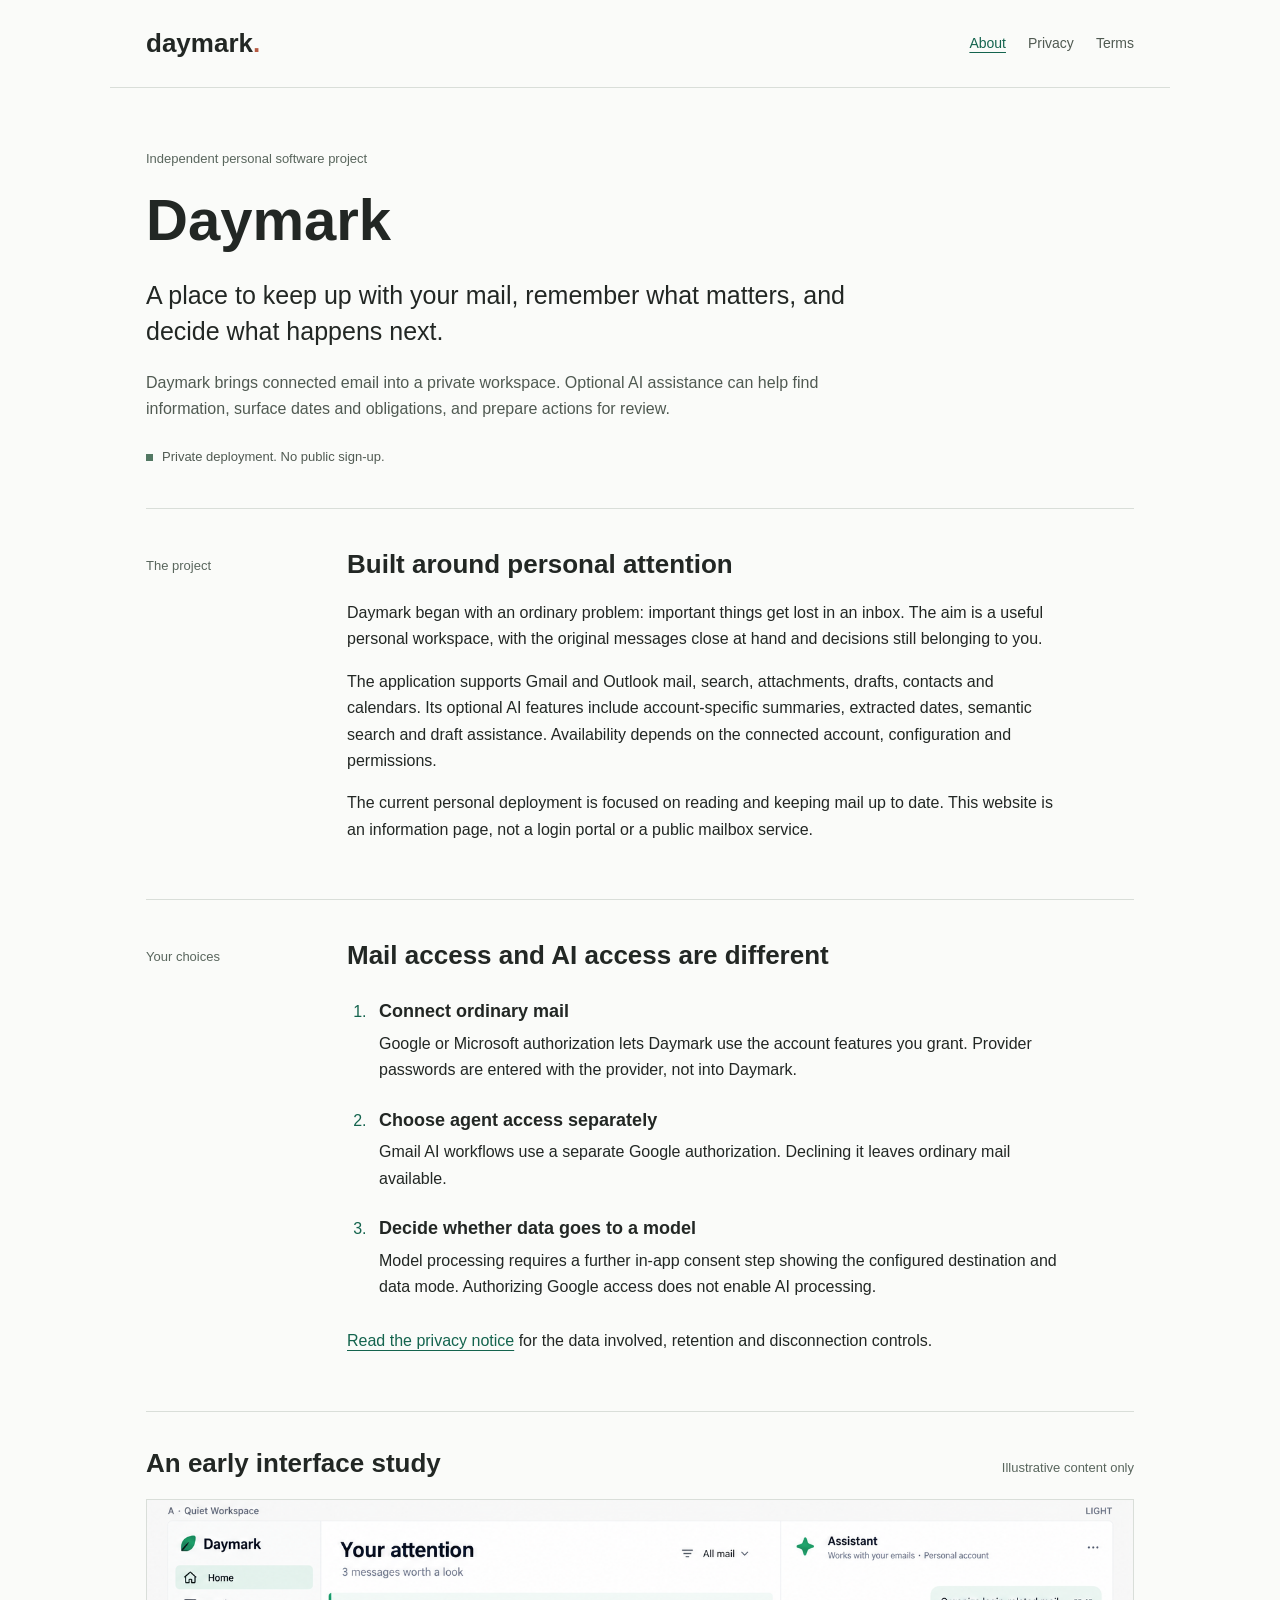
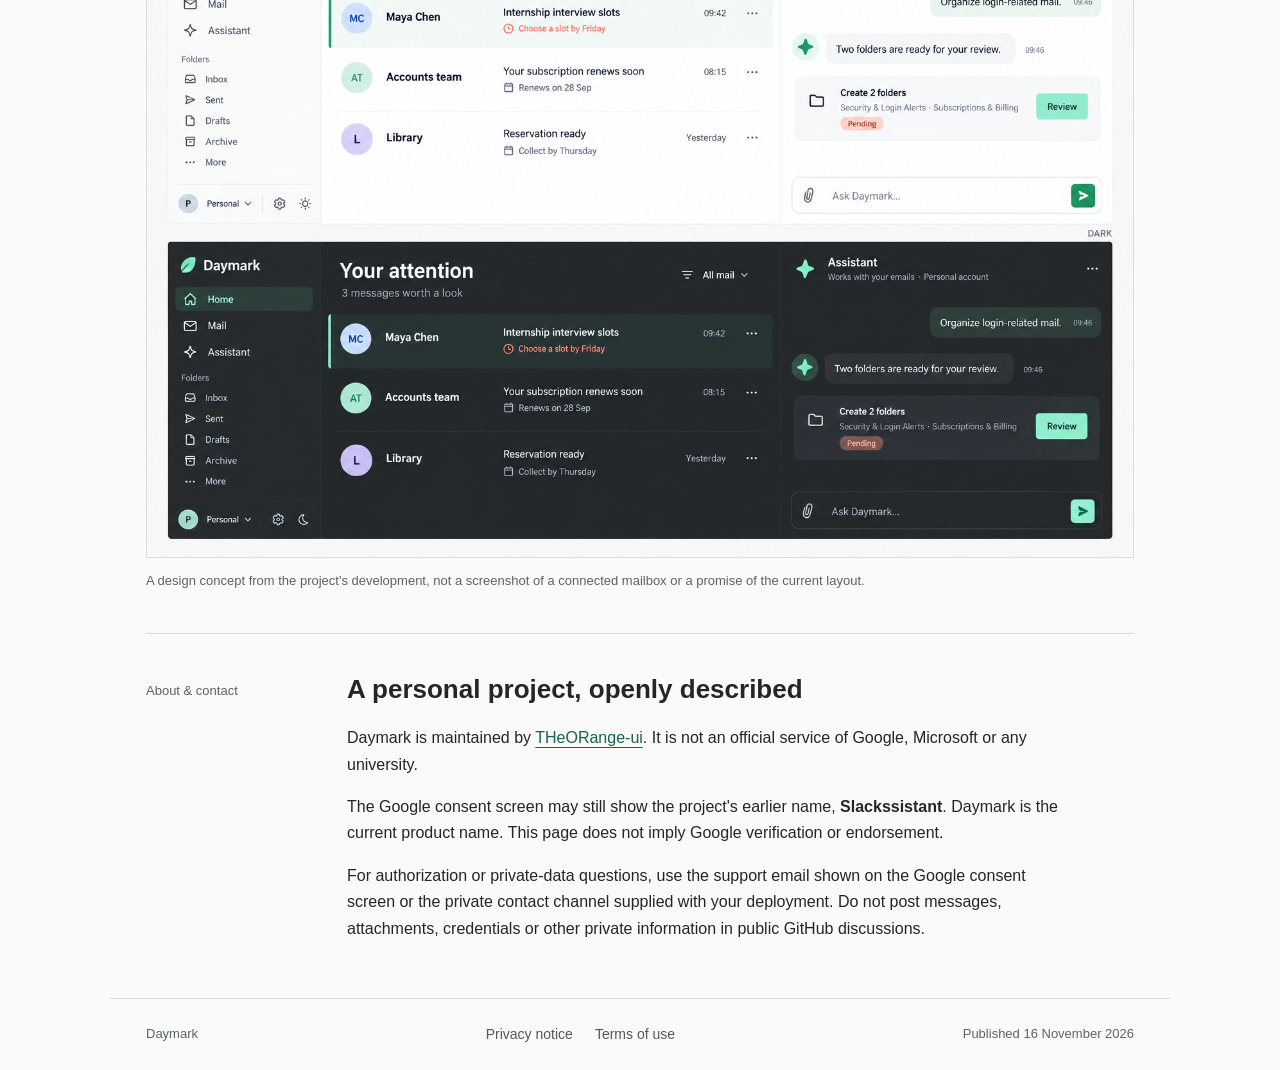
<file: index.html>
<!doctype html>
<html lang="en">
<head>
    <meta name="google-site-verification" content="A2fk7QULuQSQpN6pngZ-qXrpzZpxP6zw3TBQNRm8aco">
  <meta charset="utf-8">
  <meta name="viewport" content="width=device-width, initial-scale=1">
  <meta name="description" content="Daymark is a private personal email workspace with optional, consent-based AI assistance.">
  <title>Daymark | Personal email, with perspective</title>
  <link rel="stylesheet" href="styles.css">
</head>
<body>
  <a class="skip" href="#main">Skip to content</a>
  <header class="site-header wrap">
    <a class="wordmark" href="index.html" aria-label="Daymark home">daymark<span aria-hidden="true">.</span></a>
    <nav aria-label="Main navigation"><a href="index.html" aria-current="page">About</a><a href="privacy.html">Privacy</a><a href="terms.html">Terms</a></nav>
  </header>
  <main id="main" class="wrap">
    <div class="intro">
      <p class="eyebrow">Independent personal software project</p>
      <h1>Daymark</h1>
      <p class="lead">A place to keep up with your mail, remember what matters, and decide what happens next.</p>
      <p class="intro-detail">Daymark brings connected email into a private workspace. Optional AI assistance can help find information, surface dates and obligations, and prepare actions for review.</p>
      <p class="status"><span class="status-dot" aria-hidden="true"></span>Private deployment. No public sign-up.</p>
    </div>
    <section class="band" aria-labelledby="purpose">
      <p class="section-label">The project</p>
      <div><h2 id="purpose">Built around personal attention</h2>
        <p>Daymark began with an ordinary problem: important things get lost in an inbox. The aim is a useful personal workspace, with the original messages close at hand and decisions still belonging to you.</p>
        <p>The application supports Gmail and Outlook mail, search, attachments, drafts, contacts and calendars. Its optional AI features include account-specific summaries, extracted dates, semantic search and draft assistance. Availability depends on the connected account, configuration and permissions.</p>
        <p>The current personal deployment is focused on reading and keeping mail up to date. This website is an information page, not a login portal or a public mailbox service.</p>
      </div>
    </section>
    <section class="band" aria-labelledby="choices">
      <p class="section-label">Your choices</p>
      <div><h2 id="choices">Mail access and AI access are different</h2>
        <ol class="choices">
          <li><h3>Connect ordinary mail</h3><p>Google or Microsoft authorization lets Daymark use the account features you grant. Provider passwords are entered with the provider, not into Daymark.</p></li>
          <li><h3>Choose agent access separately</h3><p>Gmail AI workflows use a separate Google authorization. Declining it leaves ordinary mail available.</p></li>
          <li><h3>Decide whether data goes to a model</h3><p>Model processing requires a further in-app consent step showing the configured destination and data mode. Authorizing Google access does not enable AI processing.</p></li>
        </ol>
        <p><a href="privacy.html">Read the privacy notice</a> for the data involved, retention and disconnection controls.</p>
      </div>
    </section>
    <section class="study" aria-labelledby="study-title">
      <div class="study-heading"><h2 id="study-title">An early interface study</h2><span>Illustrative content only</span></div>
      <figure>
        <img src="assets/interface-study.png" width="1536" height="1024" loading="lazy" alt="Early Daymark design study showing a mail list and an assistant review panel in light and dark themes. All messages are illustrative.">
        <figcaption>A design concept from the project's development, not a screenshot of a connected mailbox or a promise of the current layout.</figcaption>
      </figure>
    </section>
    <section class="band" aria-labelledby="contact">
      <p class="section-label">About &amp; contact</p>
      <div><h2 id="contact">A personal project, openly described</h2>
        <p>Daymark is maintained by <a href="https://github.com/THeORange-ui" rel="noreferrer">THeORange-ui</a>. It is not an official service of Google, Microsoft or any university.</p>
        <p>The Google consent screen may still show the project's earlier name, <strong>Slackssistant</strong>. Daymark is the current product name. This page does not imply Google verification or endorsement.</p>
        <p>For authorization or private-data questions, use the support email shown on the Google consent screen or the private contact channel supplied with your deployment. Do not post messages, attachments, credentials or other private information in public GitHub discussions.</p>
      </div>
    </section>
  </main>
  <footer class="wrap site-footer"><span>Daymark</span><nav aria-label="Footer"><a href="privacy.html">Privacy notice</a><a href="terms.html">Terms of use</a></nav><span>Published 16 November 2026</span></footer>
</body>
</html>
</file>
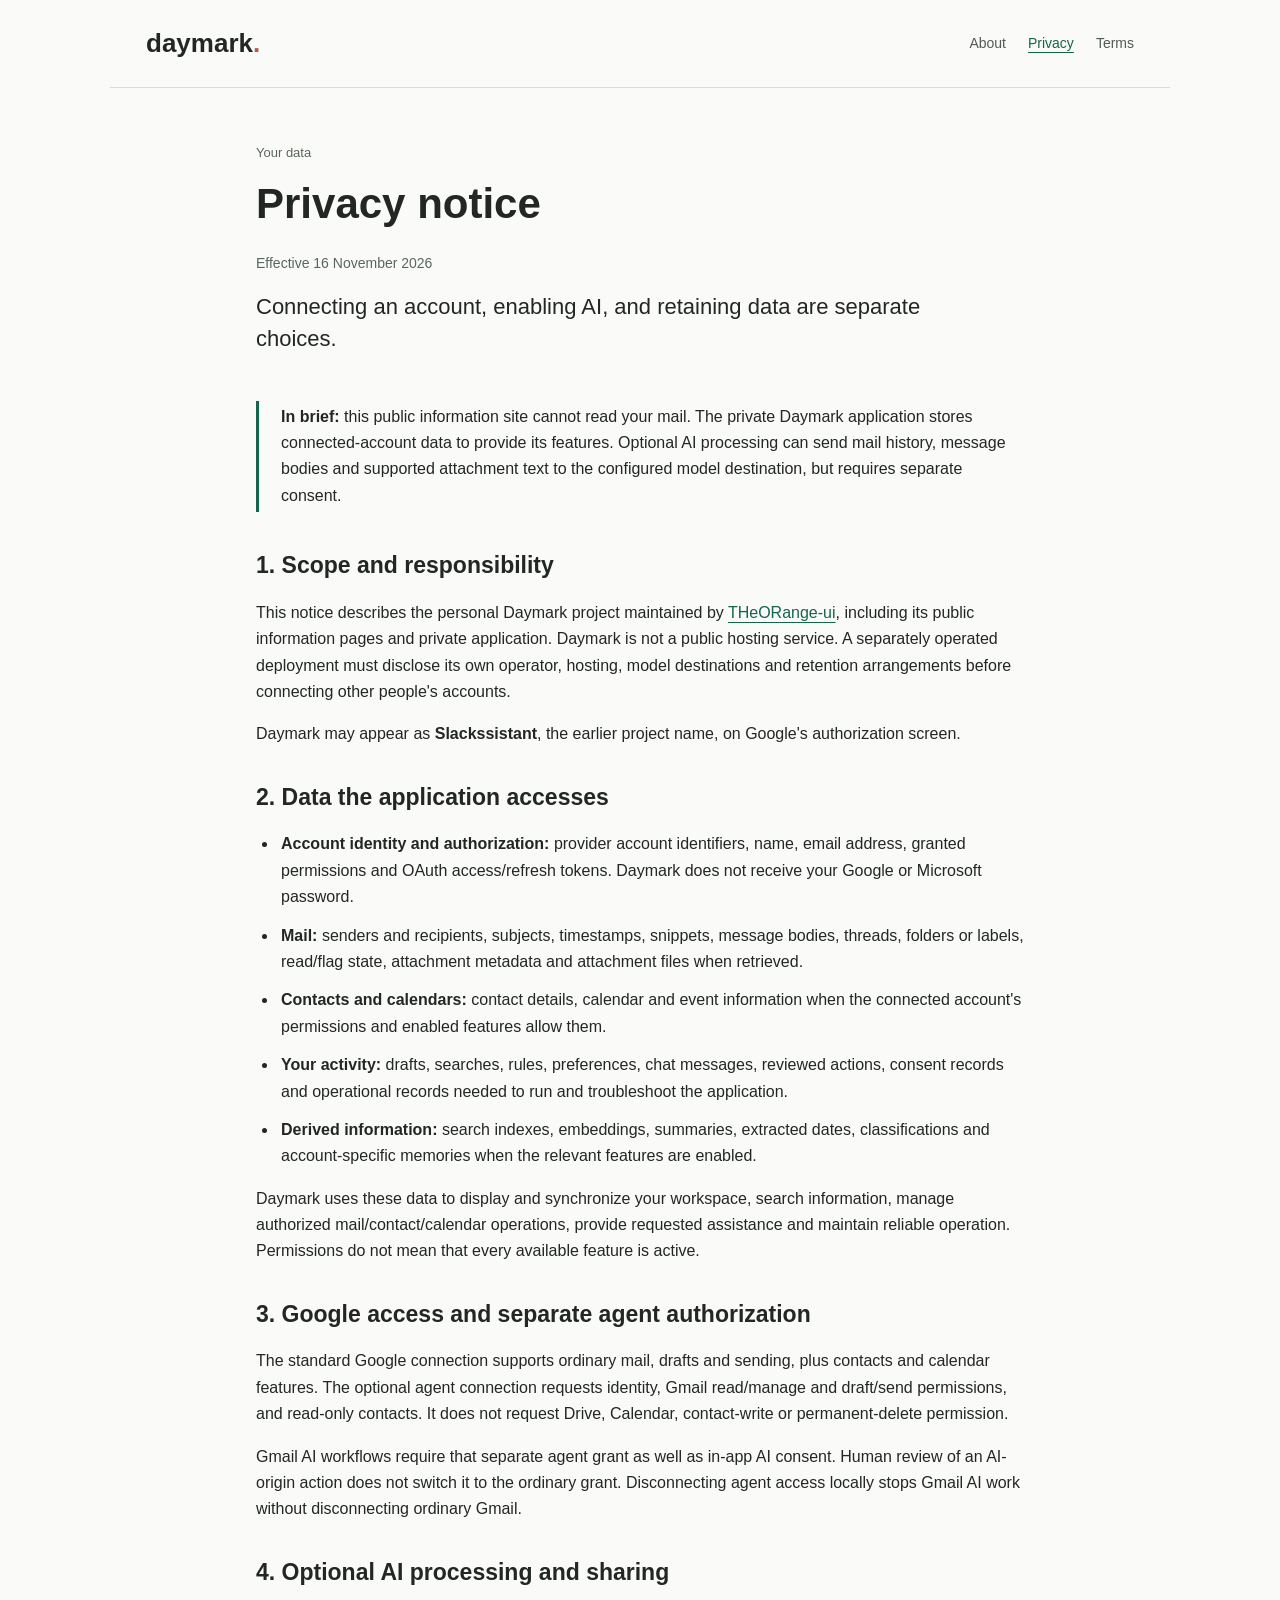
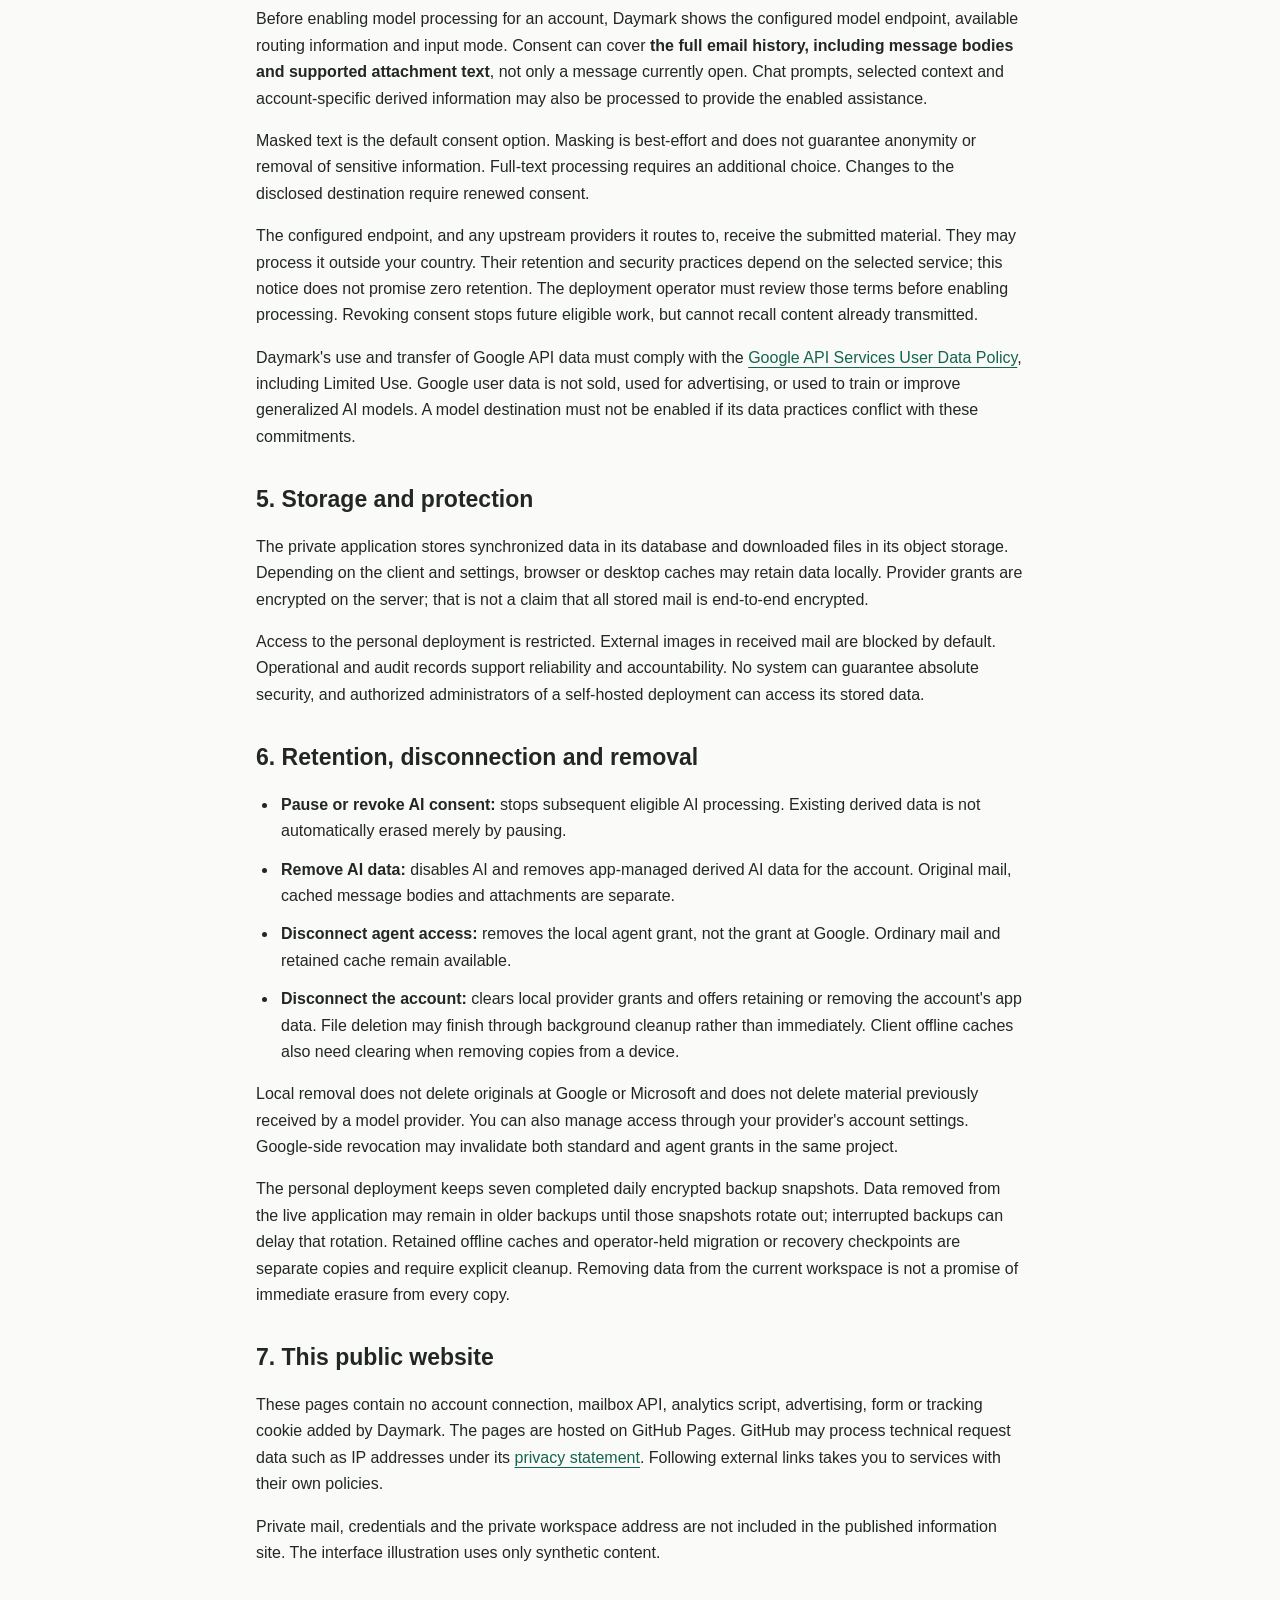
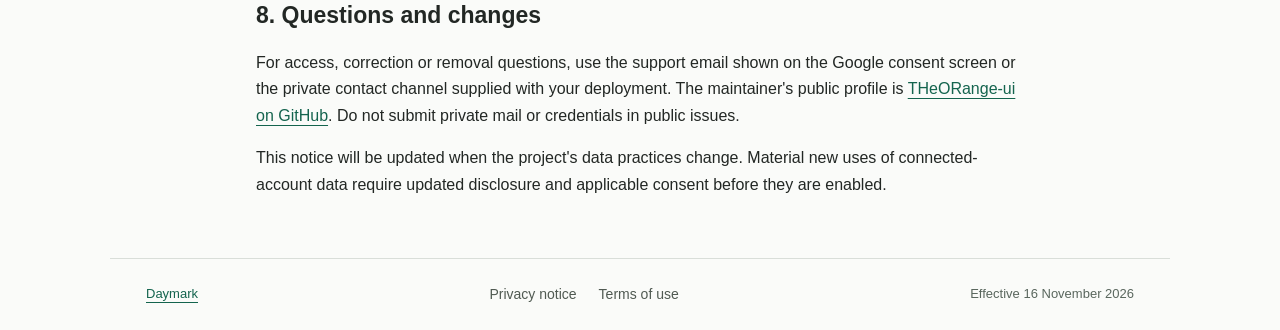
<file: privacy.html>
<!doctype html>
<html lang="en">
<head>
  <meta charset="utf-8"><meta name="viewport" content="width=device-width, initial-scale=1">
  <meta name="description" content="How Daymark accesses, uses, stores and shares connected-account data, and the choices available to you.">
  <title>Privacy notice | Daymark</title><link rel="stylesheet" href="styles.css">
</head>
<body>
  <a class="skip" href="#main">Skip to content</a>
  <header class="site-header wrap"><a class="wordmark" href="index.html" aria-label="Daymark home">daymark<span aria-hidden="true">.</span></a><nav aria-label="Main navigation"><a href="index.html">About</a><a href="privacy.html" aria-current="page">Privacy</a><a href="terms.html">Terms</a></nav></header>
  <main id="main" class="wrap document">
    <div class="document-heading"><p class="eyebrow">Your data</p><h1>Privacy notice</h1><p class="muted">Effective 16 November 2026</p><p class="lead">Connecting an account, enabling AI, and retaining data are separate choices.</p></div>
    <aside class="summary" aria-label="Privacy summary"><p><strong>In brief:</strong> this public information site cannot read your mail. The private Daymark application stores connected-account data to provide its features. Optional AI processing can send mail history, message bodies and supported attachment text to the configured model destination, but requires separate consent.</p></aside>
    <section><h2>1. Scope and responsibility</h2><p>This notice describes the personal Daymark project maintained by <a href="https://github.com/THeORange-ui" rel="noreferrer">THeORange-ui</a>, including its public information pages and private application. Daymark is not a public hosting service. A separately operated deployment must disclose its own operator, hosting, model destinations and retention arrangements before connecting other people's accounts.</p><p>Daymark may appear as <strong>Slackssistant</strong>, the earlier project name, on Google's authorization screen.</p></section>
    <section><h2>2. Data the application accesses</h2><ul>
      <li><strong>Account identity and authorization:</strong> provider account identifiers, name, email address, granted permissions and OAuth access/refresh tokens. Daymark does not receive your Google or Microsoft password.</li>
      <li><strong>Mail:</strong> senders and recipients, subjects, timestamps, snippets, message bodies, threads, folders or labels, read/flag state, attachment metadata and attachment files when retrieved.</li>
      <li><strong>Contacts and calendars:</strong> contact details, calendar and event information when the connected account's permissions and enabled features allow them.</li>
      <li><strong>Your activity:</strong> drafts, searches, rules, preferences, chat messages, reviewed actions, consent records and operational records needed to run and troubleshoot the application.</li>
      <li><strong>Derived information:</strong> search indexes, embeddings, summaries, extracted dates, classifications and account-specific memories when the relevant features are enabled.</li>
    </ul><p>Daymark uses these data to display and synchronize your workspace, search information, manage authorized mail/contact/calendar operations, provide requested assistance and maintain reliable operation. Permissions do not mean that every available feature is active.</p></section>
    <section><h2>3. Google access and separate agent authorization</h2><p>The standard Google connection supports ordinary mail, drafts and sending, plus contacts and calendar features. The optional agent connection requests identity, Gmail read/manage and draft/send permissions, and read-only contacts. It does not request Drive, Calendar, contact-write or permanent-delete permission.</p><p>Gmail AI workflows require that separate agent grant as well as in-app AI consent. Human review of an AI-origin action does not switch it to the ordinary grant. Disconnecting agent access locally stops Gmail AI work without disconnecting ordinary Gmail.</p></section>
    <section><h2>4. Optional AI processing and sharing</h2><p>Before enabling model processing for an account, Daymark shows the configured model endpoint, available routing information and input mode. Consent can cover <strong>the full email history, including message bodies and supported attachment text</strong>, not only a message currently open. Chat prompts, selected context and account-specific derived information may also be processed to provide the enabled assistance.</p><p>Masked text is the default consent option. Masking is best-effort and does not guarantee anonymity or removal of sensitive information. Full-text processing requires an additional choice. Changes to the disclosed destination require renewed consent.</p><p>The configured endpoint, and any upstream providers it routes to, receive the submitted material. They may process it outside your country. Their retention and security practices depend on the selected service; this notice does not promise zero retention. The deployment operator must review those terms before enabling processing. Revoking consent stops future eligible work, but cannot recall content already transmitted.</p><p>Daymark's use and transfer of Google API data must comply with the <a href="https://developers.google.com/terms/api-services-user-data-policy" rel="noreferrer">Google API Services User Data Policy</a>, including Limited Use. Google user data is not sold, used for advertising, or used to train or improve generalized AI models. A model destination must not be enabled if its data practices conflict with these commitments.</p></section>
    <section><h2>5. Storage and protection</h2><p>The private application stores synchronized data in its database and downloaded files in its object storage. Depending on the client and settings, browser or desktop caches may retain data locally. Provider grants are encrypted on the server; that is not a claim that all stored mail is end-to-end encrypted.</p><p>Access to the personal deployment is restricted. External images in received mail are blocked by default. Operational and audit records support reliability and accountability. No system can guarantee absolute security, and authorized administrators of a self-hosted deployment can access its stored data.</p></section>
    <section><h2>6. Retention, disconnection and removal</h2><ul>
      <li><strong>Pause or revoke AI consent:</strong> stops subsequent eligible AI processing. Existing derived data is not automatically erased merely by pausing.</li>
      <li><strong>Remove AI data:</strong> disables AI and removes app-managed derived AI data for the account. Original mail, cached message bodies and attachments are separate.</li>
      <li><strong>Disconnect agent access:</strong> removes the local agent grant, not the grant at Google. Ordinary mail and retained cache remain available.</li>
      <li><strong>Disconnect the account:</strong> clears local provider grants and offers retaining or removing the account's app data. File deletion may finish through background cleanup rather than immediately. Client offline caches also need clearing when removing copies from a device.</li>
    </ul><p>Local removal does not delete originals at Google or Microsoft and does not delete material previously received by a model provider. You can also manage access through your provider's account settings. Google-side revocation may invalidate both standard and agent grants in the same project.</p><p>The personal deployment keeps seven completed daily encrypted backup snapshots. Data removed from the live application may remain in older backups until those snapshots rotate out; interrupted backups can delay that rotation. Retained offline caches and operator-held migration or recovery checkpoints are separate copies and require explicit cleanup. Removing data from the current workspace is not a promise of immediate erasure from every copy.</p></section>
    <section><h2>7. This public website</h2><p>These pages contain no account connection, mailbox API, analytics script, advertising, form or tracking cookie added by Daymark. The pages are hosted on GitHub Pages. GitHub may process technical request data such as IP addresses under its <a href="https://docs.github.com/en/site-policy/privacy-policies/github-general-privacy-statement" rel="noreferrer">privacy statement</a>. Following external links takes you to services with their own policies.</p><p>Private mail, credentials and the private workspace address are not included in the published information site. The interface illustration uses only synthetic content.</p></section>
    <section><h2>8. Questions and changes</h2><p>For access, correction or removal questions, use the support email shown on the Google consent screen or the private contact channel supplied with your deployment. The maintainer's public profile is <a href="https://github.com/THeORange-ui" rel="noreferrer">THeORange-ui on GitHub</a>. Do not submit private mail or credentials in public issues.</p><p>This notice will be updated when the project's data practices change. Material new uses of connected-account data require updated disclosure and applicable consent before they are enabled.</p></section>
  </main>
  <footer class="wrap site-footer"><a href="index.html">Daymark</a><nav aria-label="Footer"><a href="privacy.html">Privacy notice</a><a href="terms.html">Terms of use</a></nav><span>Effective 16 November 2026</span></footer>
</body>
</html>
</file>
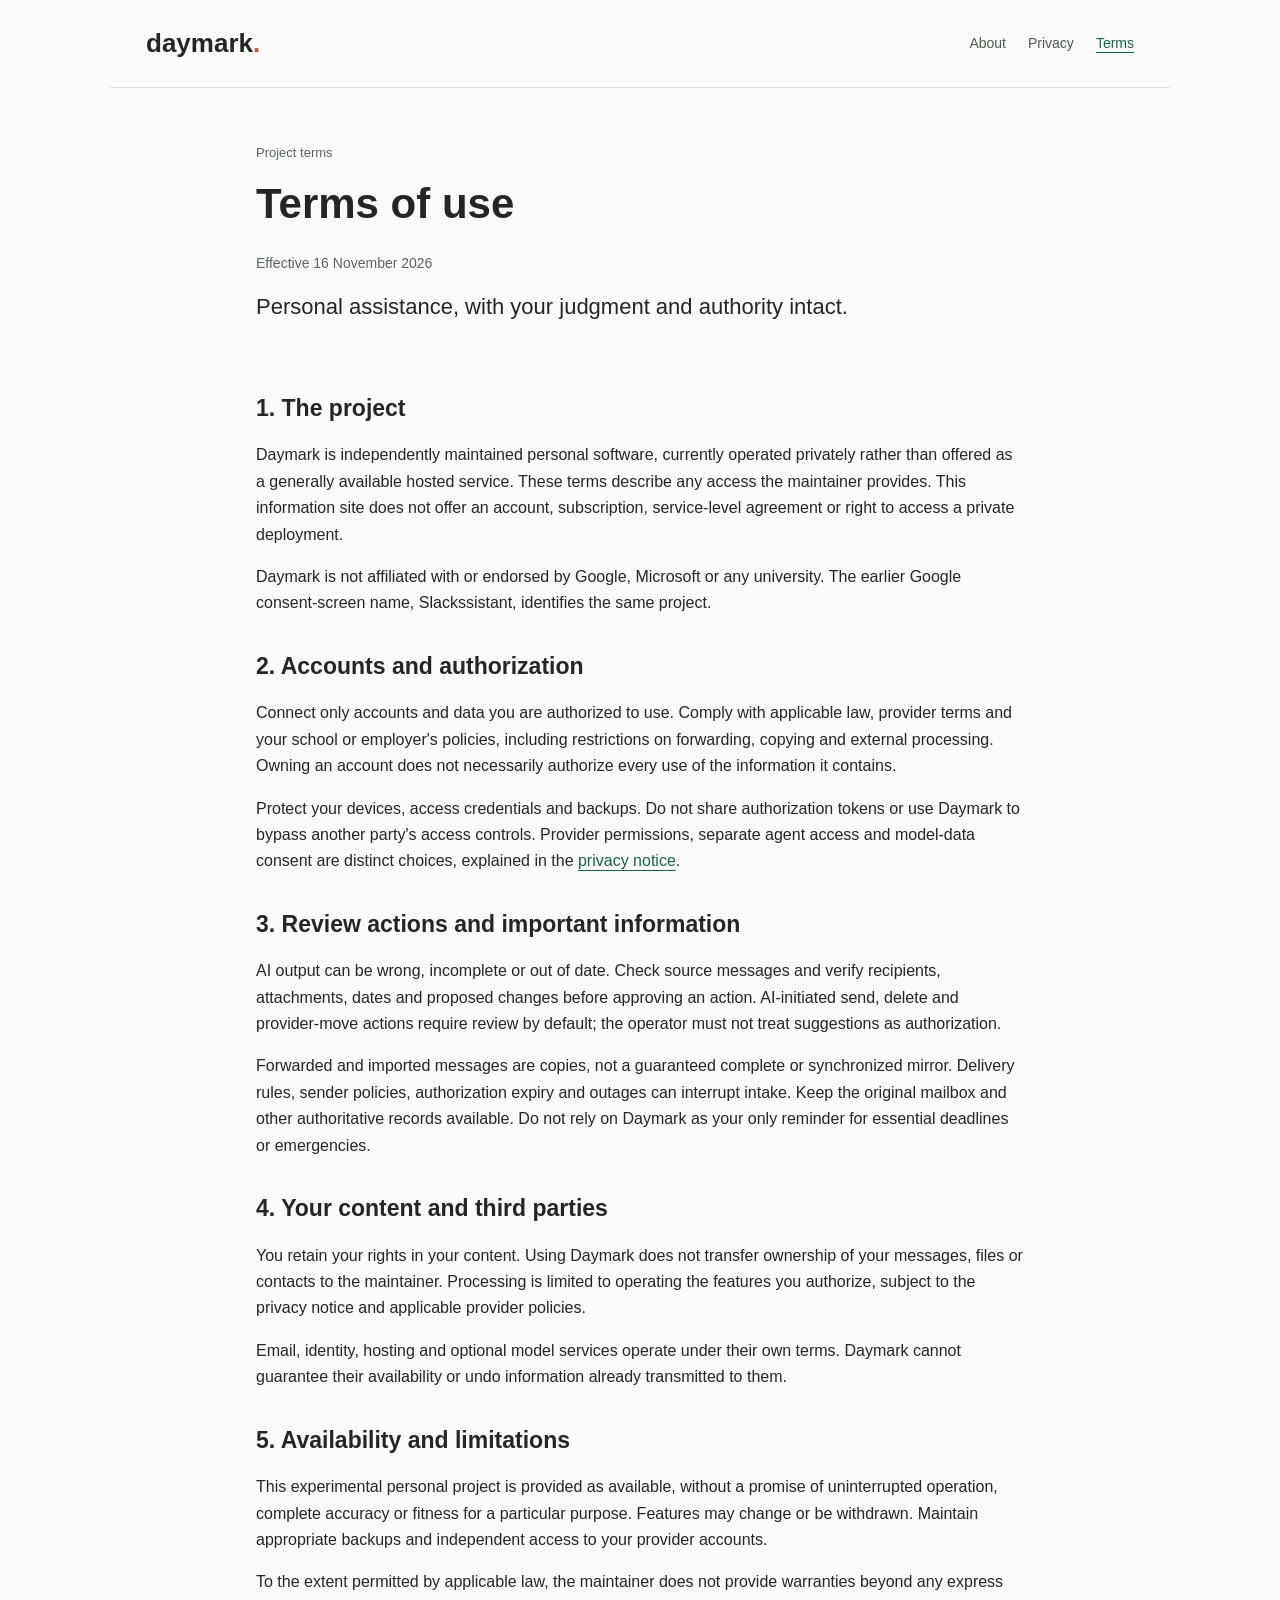
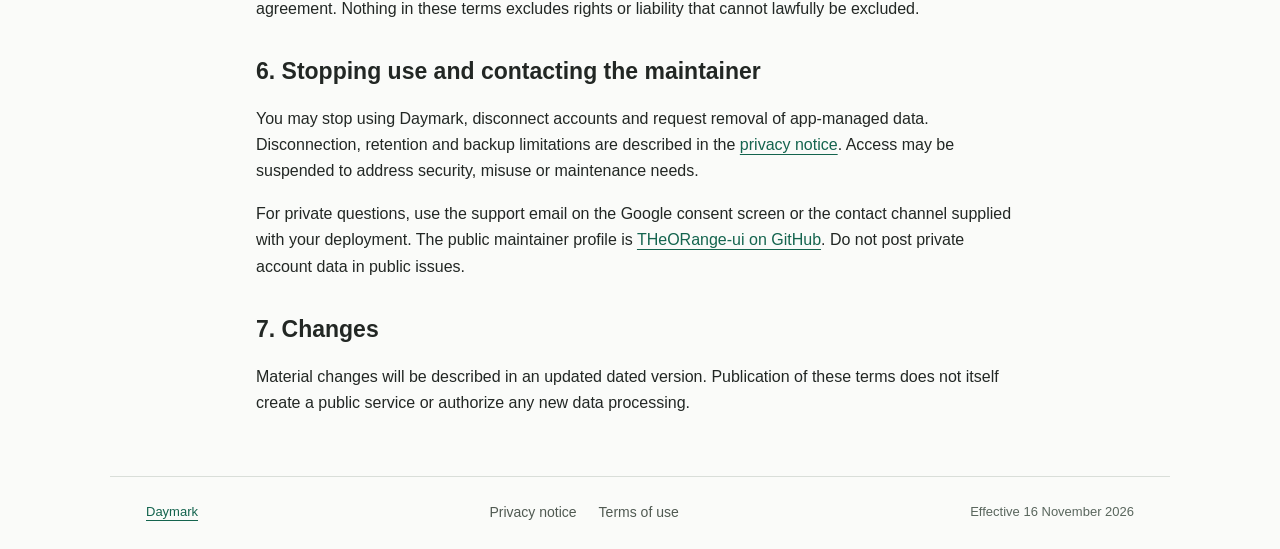
<file: terms.html>
<!doctype html>
<html lang="en">
<head>
  <meta charset="utf-8"><meta name="viewport" content="width=device-width, initial-scale=1">
  <meta name="description" content="Terms for the independent Daymark personal software project.">
  <title>Terms of use | Daymark</title><link rel="stylesheet" href="styles.css">
</head>
<body>
  <a class="skip" href="#main">Skip to content</a>
  <header class="site-header wrap"><a class="wordmark" href="index.html" aria-label="Daymark home">daymark<span aria-hidden="true">.</span></a><nav aria-label="Main navigation"><a href="index.html">About</a><a href="privacy.html">Privacy</a><a href="terms.html" aria-current="page">Terms</a></nav></header>
  <main id="main" class="wrap document">
    <div class="document-heading"><p class="eyebrow">Project terms</p><h1>Terms of use</h1><p class="muted">Effective 16 November 2026</p><p class="lead">Personal assistance, with your judgment and authority intact.</p></div>
    <section><h2>1. The project</h2><p>Daymark is independently maintained personal software, currently operated privately rather than offered as a generally available hosted service. These terms describe any access the maintainer provides. This information site does not offer an account, subscription, service-level agreement or right to access a private deployment.</p><p>Daymark is not affiliated with or endorsed by Google, Microsoft or any university. The earlier Google consent-screen name, Slackssistant, identifies the same project.</p></section>
    <section><h2>2. Accounts and authorization</h2><p>Connect only accounts and data you are authorized to use. Comply with applicable law, provider terms and your school or employer's policies, including restrictions on forwarding, copying and external processing. Owning an account does not necessarily authorize every use of the information it contains.</p><p>Protect your devices, access credentials and backups. Do not share authorization tokens or use Daymark to bypass another party's access controls. Provider permissions, separate agent access and model-data consent are distinct choices, explained in the <a href="privacy.html">privacy notice</a>.</p></section>
    <section><h2>3. Review actions and important information</h2><p>AI output can be wrong, incomplete or out of date. Check source messages and verify recipients, attachments, dates and proposed changes before approving an action. AI-initiated send, delete and provider-move actions require review by default; the operator must not treat suggestions as authorization.</p><p>Forwarded and imported messages are copies, not a guaranteed complete or synchronized mirror. Delivery rules, sender policies, authorization expiry and outages can interrupt intake. Keep the original mailbox and other authoritative records available. Do not rely on Daymark as your only reminder for essential deadlines or emergencies.</p></section>
    <section><h2>4. Your content and third parties</h2><p>You retain your rights in your content. Using Daymark does not transfer ownership of your messages, files or contacts to the maintainer. Processing is limited to operating the features you authorize, subject to the privacy notice and applicable provider policies.</p><p>Email, identity, hosting and optional model services operate under their own terms. Daymark cannot guarantee their availability or undo information already transmitted to them.</p></section>
    <section><h2>5. Availability and limitations</h2><p>This experimental personal project is provided as available, without a promise of uninterrupted operation, complete accuracy or fitness for a particular purpose. Features may change or be withdrawn. Maintain appropriate backups and independent access to your provider accounts.</p><p>To the extent permitted by applicable law, the maintainer does not provide warranties beyond any express agreement. Nothing in these terms excludes rights or liability that cannot lawfully be excluded.</p></section>
    <section><h2>6. Stopping use and contacting the maintainer</h2><p>You may stop using Daymark, disconnect accounts and request removal of app-managed data. Disconnection, retention and backup limitations are described in the <a href="privacy.html#main">privacy notice</a>. Access may be suspended to address security, misuse or maintenance needs.</p><p>For private questions, use the support email on the Google consent screen or the contact channel supplied with your deployment. The public maintainer profile is <a href="https://github.com/THeORange-ui" rel="noreferrer">THeORange-ui on GitHub</a>. Do not post private account data in public issues.</p></section>
    <section><h2>7. Changes</h2><p>Material changes will be described in an updated dated version. Publication of these terms does not itself create a public service or authorize any new data processing.</p></section>
  </main>
  <footer class="wrap site-footer"><a href="index.html">Daymark</a><nav aria-label="Footer"><a href="privacy.html">Privacy notice</a><a href="terms.html">Terms of use</a></nav><span>Effective 16 November 2026</span></footer>
</body>
</html>
</file>
<file: styles.css>
:root { color-scheme: light; font-family: -apple-system, BlinkMacSystemFont, "Segoe UI", sans-serif; color: #222724; background: #fafbf9; font-synthesis: none; letter-spacing: 0; }
* { box-sizing: border-box; }
body { margin: 0; font-size: 16px; line-height: 1.65; }
a { color: #14644e; text-decoration-thickness: 1px; text-underline-offset: 4px; overflow-wrap: anywhere; }
a:hover { color: #0b4032; }
a:focus-visible { outline: 3px solid #b06b0c; outline-offset: 5px; border-radius: 2px; }
p, li { overflow-wrap: anywhere; }
p { margin: 0 0 1rem; }
h1, h2, h3 { line-height: 1.2; font-weight: 600; letter-spacing: 0; overflow-wrap: anywhere; }
h1 { font-size: 58px; margin: 16px 0 22px; }
h2 { font-size: 26px; margin: 0 0 20px; }
h3 { font-size: 18px; margin: 0 0 8px; }
.wrap { max-width: 1060px; padding-inline: 36px; margin-inline: auto; }
.site-header { min-height: 88px; display: flex; align-items: center; justify-content: space-between; gap: 24px; border-bottom: 1px solid #d9ded9; }
.wordmark { color: #222724; text-decoration: none; font-weight: 650; font-size: 26px; white-space: nowrap; }
.wordmark span { color: #b65a42; }
nav { display: flex; flex-wrap: wrap; gap: 22px; }
nav a { color: #505a52; font-size: 14px; text-decoration: none; }
nav a[aria-current="page"] { color: #14644e; text-decoration: underline; }
.intro { padding: 60px 0 40px; max-width: 760px; }
.eyebrow, .section-label { font-size: 13px; color: #59665d; margin: 0; }
.lead { font-size: 25px; line-height: 1.45; max-width: 720px; }
.intro-detail { max-width: 680px; color: #505a52; margin-top: 20px; }
.status { display: flex; align-items: center; gap: 9px; font-size: 13px; color: #505a52; margin: 24px 0 0; }
.status-dot { display: inline-block; width: 7px; height: 7px; background: #527863; flex: 0 0 7px; }
.band { display: grid; grid-template-columns: 165px minmax(0, 1fr); gap: 36px; border-top: 1px solid #d9ded9; padding: 40px 0; }
.band > div { max-width: 720px; }
.section-label { padding-top: 6px; }
.choices { margin: 28px 0; padding-left: 24px; }
.choices li { padding-left: 8px; margin: 0 0 24px; }
.choices li::marker { color: #14644e; }
.study { border-top: 1px solid #d9ded9; padding: 36px 0 42px; }
.study-heading { display: flex; flex-wrap: wrap; align-items: baseline; justify-content: space-between; gap: 12px; }
.study-heading span, figcaption { font-size: 13px; color: #59665d; }
figure { margin: 0; }
figure img { display: block; width: 100%; height: auto; aspect-ratio: 3 / 2; border: 1px solid #d9ded9; }
figcaption { margin-top: 12px; max-width: 760px; }
.site-footer { display: flex; flex-wrap: wrap; justify-content: space-between; gap: 18px 28px; padding-block: 24px; border-top: 1px solid #d9ded9; font-size: 13px; color: #59665d; }
.document { max-width: 840px; padding-bottom: 44px; }
.document-heading { padding: 54px 0 20px; }
.document h1 { font-size: 42px; }
.document .lead { font-size: 22px; }
.muted { color: #59665d; font-size: 14px; }
.document section { margin-top: 36px; }
.document h2 { font-size: 23px; }
.document ul { padding-left: 22px; }
.document li { padding-left: 3px; margin-bottom: 12px; }
.summary { border-left: 3px solid #14644e; padding: 3px 0 3px 22px; margin: 10px 0 40px; }
.summary p { margin: 0; }
.skip { position: absolute; left: 12px; top: -100px; padding: 10px; background: white; z-index: 2; }
.skip:focus { top: 6px; }
@media (max-width: 680px) {
  .wrap { padding-inline: 22px; }
  .site-header { min-height: 80px; gap: 14px; }
  .wordmark { font-size: 23px; }
  nav { gap: 15px; }
  .intro { padding: 36px 0 30px; }
  h1 { font-size: 44px; }
  .lead { font-size: 21px; }
  .band { grid-template-columns: minmax(0, 1fr); gap: 14px; padding-block: 30px; }
  .section-label { padding: 0; }
  h2 { font-size: 23px; }
  .document-heading { padding-top: 34px; }
  .document h1 { font-size: 34px; }
  .document .lead { font-size: 20px; }
  .site-footer { justify-content: flex-start; }
}
@media (max-width: 350px) {
  .wrap { padding-inline: 16px; }
  .site-header { flex-wrap: wrap; padding-block: 14px; gap: 8px; }
  .site-header nav { width: 100%; }
}
@media print {
  .site-header nav, .site-footer nav, .skip { display: none; }
  body { background: white; }
  .wrap { max-width: none; padding-inline: 0; }
  a { color: inherit; }
  h2 { break-after: avoid; }
}
</file>
